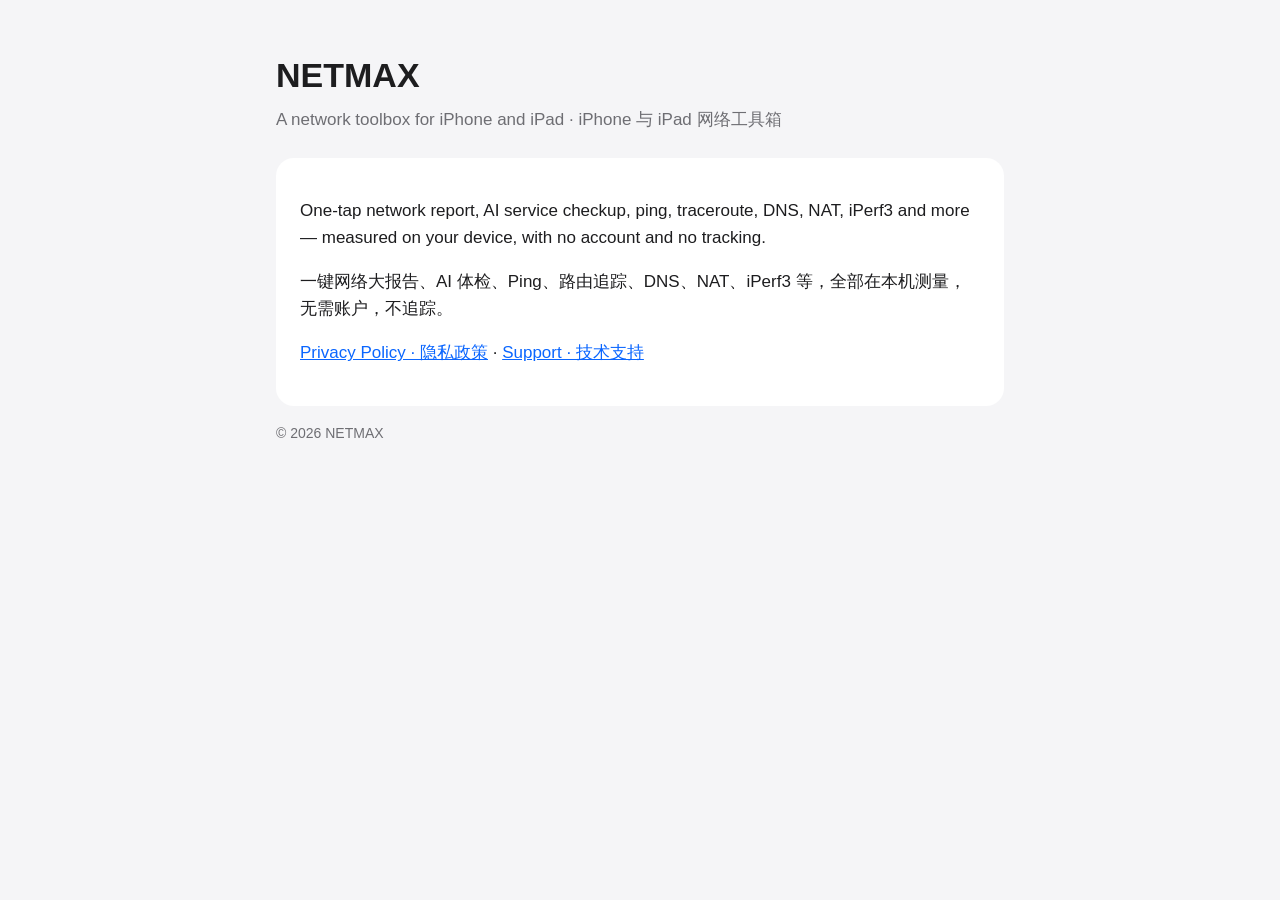
<file: index.html>
<!doctype html><html lang="en"><head><meta charset="utf-8"><meta name="viewport" content="width=device-width,initial-scale=1">
<title>NETMAX</title><link rel="stylesheet" href="style.css"></head><body><main>
<h1>NETMAX</h1><p class="sub">A network toolbox for iPhone and iPad · iPhone 与 iPad 网络工具箱</p>
<div class="card"><p>One-tap network report, AI service checkup, ping, traceroute, DNS, NAT, iPerf3 and more — measured on your device, with no account and no tracking.</p>
<p>一键网络大报告、AI 体检、Ping、路由追踪、DNS、NAT、iPerf3 等，全部在本机测量，无需账户，不追踪。</p>
<p><a href="privacy.html">Privacy Policy · 隐私政策</a> · <a href="support.html">Support · 技术支持</a></p></div>
<footer>© 2026 NETMAX</footer></main></body></html>
</file>
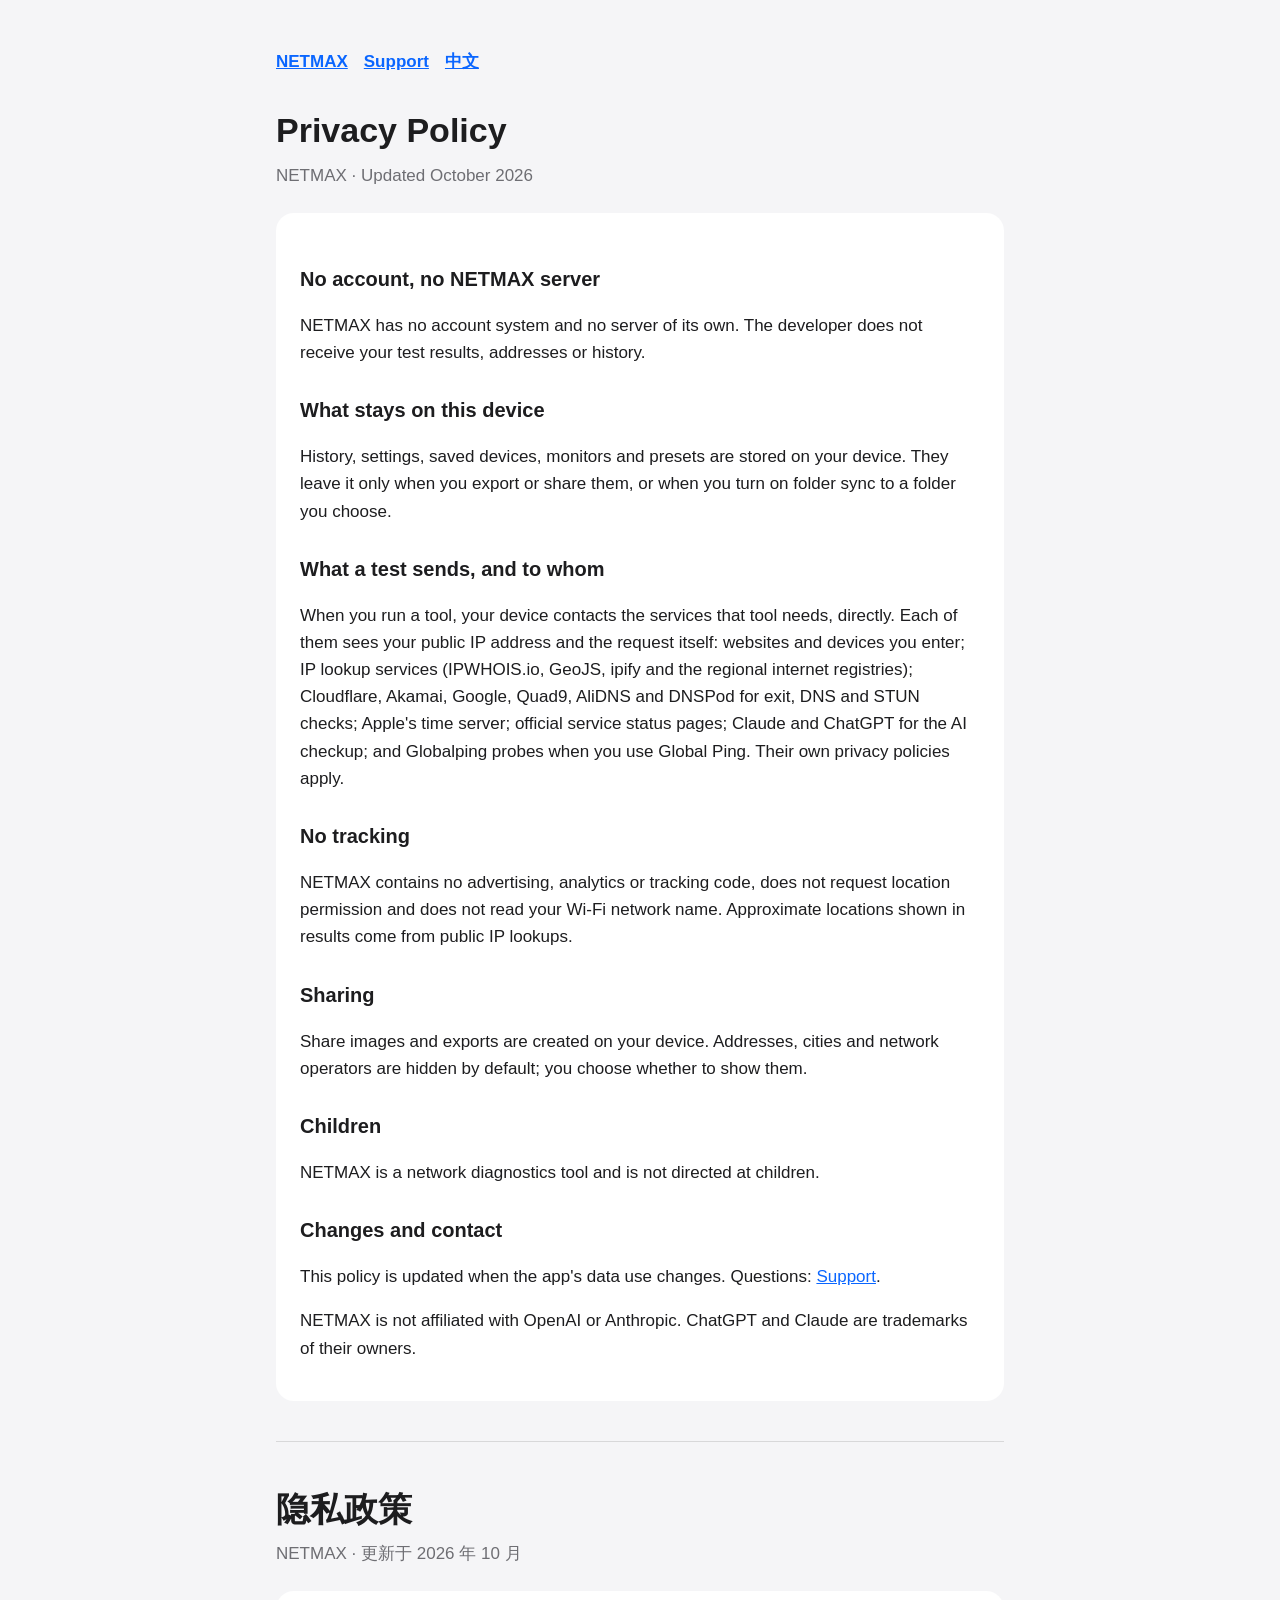
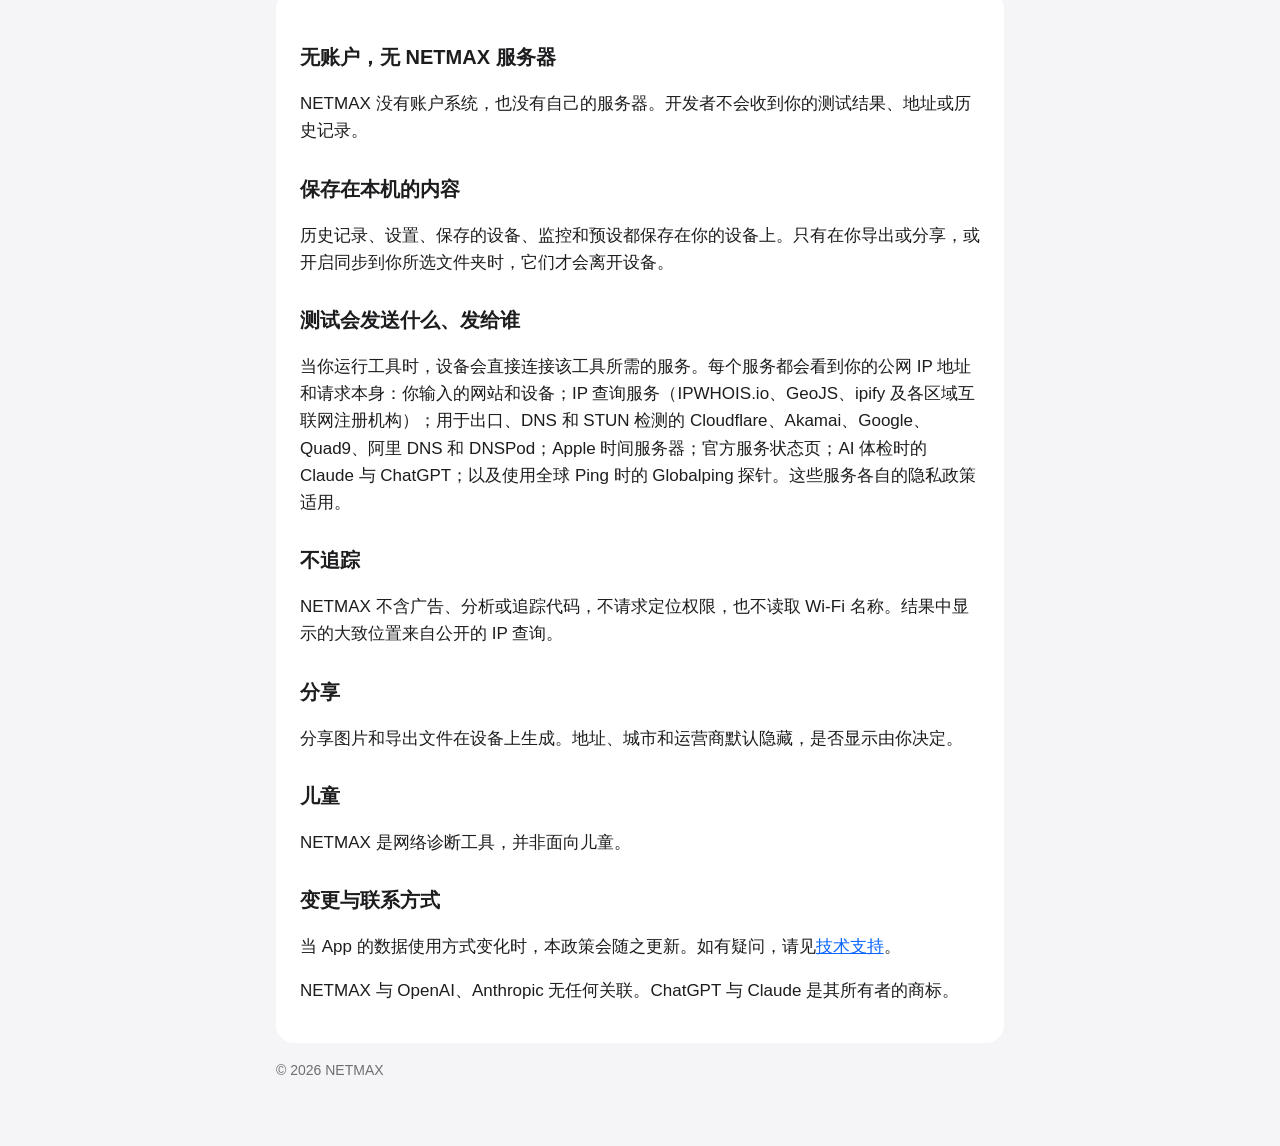
<file: privacy.html>
<!doctype html><html lang="en"><head><meta charset="utf-8"><meta name="viewport" content="width=device-width,initial-scale=1">
<title>NETMAX Privacy Policy</title><link rel="stylesheet" href="style.css"></head><body><main>
<nav><a href="index.html">NETMAX</a><a href="support.html">Support</a><a href="#zh">中文</a></nav>
<h1>Privacy Policy</h1><p class="sub">NETMAX · Updated October 2026</p>
<div class="card">
<h2>No account, no NETMAX server</h2><p>NETMAX has no account system and no server of its own. The developer does not receive your test results, addresses or history.</p>
<h2>What stays on this device</h2><p>History, settings, saved devices, monitors and presets are stored on your device. They leave it only when you export or share them, or when you turn on folder sync to a folder you choose.</p>
<h2>What a test sends, and to whom</h2><p>When you run a tool, your device contacts the services that tool needs, directly. Each of them sees your public IP address and the request itself: websites and devices you enter; IP lookup services (IPWHOIS.io, GeoJS, ipify and the regional internet registries); Cloudflare, Akamai, Google, Quad9, AliDNS and DNSPod for exit, DNS and STUN checks; Apple's time server; official service status pages; Claude and ChatGPT for the AI checkup; and Globalping probes when you use Global Ping. Their own privacy policies apply.</p>
<h2>No tracking</h2><p>NETMAX contains no advertising, analytics or tracking code, does not request location permission and does not read your Wi-Fi network name. Approximate locations shown in results come from public IP lookups.</p>
<h2>Sharing</h2><p>Share images and exports are created on your device. Addresses, cities and network operators are hidden by default; you choose whether to show them.</p>
<h2>Children</h2><p>NETMAX is a network diagnostics tool and is not directed at children.</p>
<h2>Changes and contact</h2><p>This policy is updated when the app's data use changes. Questions: <a href="support.html">Support</a>.</p>
<p>NETMAX is not affiliated with OpenAI or Anthropic. ChatGPT and Claude are trademarks of their owners.</p>
</div><hr>
<h1 id="zh">隐私政策</h1><p class="sub">NETMAX · 更新于 2026 年 10 月</p>
<div class="card">
<h2>无账户，无 NETMAX 服务器</h2><p>NETMAX 没有账户系统，也没有自己的服务器。开发者不会收到你的测试结果、地址或历史记录。</p>
<h2>保存在本机的内容</h2><p>历史记录、设置、保存的设备、监控和预设都保存在你的设备上。只有在你导出或分享，或开启同步到你所选文件夹时，它们才会离开设备。</p>
<h2>测试会发送什么、发给谁</h2><p>当你运行工具时，设备会直接连接该工具所需的服务。每个服务都会看到你的公网 IP 地址和请求本身：你输入的网站和设备；IP 查询服务（IPWHOIS.io、GeoJS、ipify 及各区域互联网注册机构）；用于出口、DNS 和 STUN 检测的 Cloudflare、Akamai、Google、Quad9、阿里 DNS 和 DNSPod；Apple 时间服务器；官方服务状态页；AI 体检时的 Claude 与 ChatGPT；以及使用全球 Ping 时的 Globalping 探针。这些服务各自的隐私政策适用。</p>
<h2>不追踪</h2><p>NETMAX 不含广告、分析或追踪代码，不请求定位权限，也不读取 Wi-Fi 名称。结果中显示的大致位置来自公开的 IP 查询。</p>
<h2>分享</h2><p>分享图片和导出文件在设备上生成。地址、城市和运营商默认隐藏，是否显示由你决定。</p>
<h2>儿童</h2><p>NETMAX 是网络诊断工具，并非面向儿童。</p>
<h2>变更与联系方式</h2><p>当 App 的数据使用方式变化时，本政策会随之更新。如有疑问，请见<a href="support.html">技术支持</a>。</p>
<p>NETMAX 与 OpenAI、Anthropic 无任何关联。ChatGPT 与 Claude 是其所有者的商标。</p>
</div><footer>© 2026 NETMAX</footer></main></body></html>
</file>
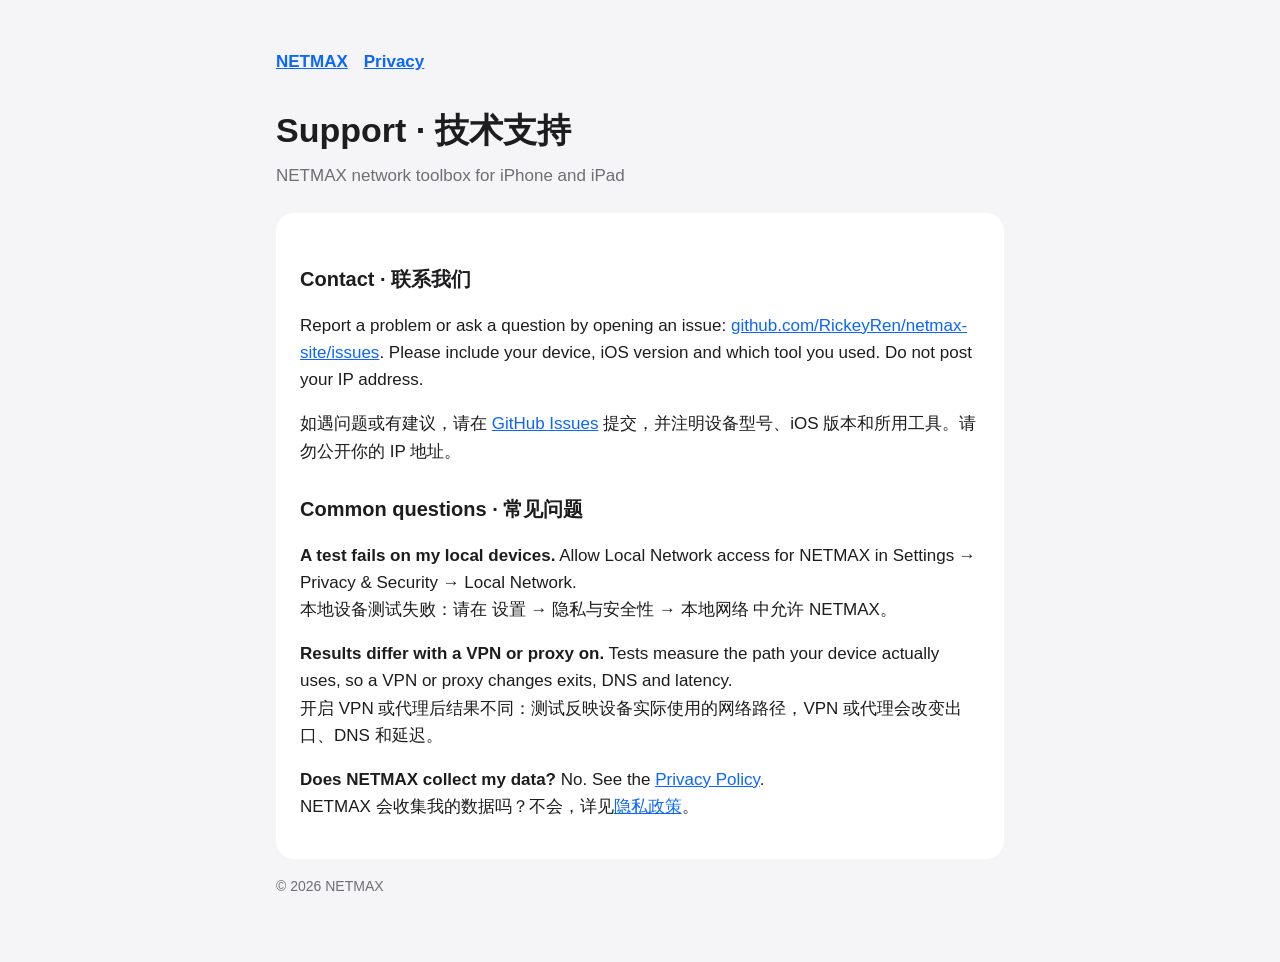
<file: support.html>
<!doctype html><html lang="en"><head><meta charset="utf-8"><meta name="viewport" content="width=device-width,initial-scale=1">
<title>NETMAX Support</title><link rel="stylesheet" href="style.css"></head><body><main>
<nav><a href="index.html">NETMAX</a><a href="privacy.html">Privacy</a></nav>
<h1>Support · 技术支持</h1><p class="sub">NETMAX network toolbox for iPhone and iPad</p>
<div class="card">
<h2>Contact · 联系我们</h2>
<p>Report a problem or ask a question by opening an issue: <a href="https://github.com/RickeyRen/netmax-site/issues/new">github.com/RickeyRen/netmax-site/issues</a>. Please include your device, iOS version and which tool you used. Do not post your IP address.</p>
<p>如遇问题或有建议，请在 <a href="https://github.com/RickeyRen/netmax-site/issues/new">GitHub Issues</a> 提交，并注明设备型号、iOS 版本和所用工具。请勿公开你的 IP 地址。</p>
<h2>Common questions · 常见问题</h2>
<p><b>A test fails on my local devices.</b> Allow Local Network access for NETMAX in Settings → Privacy &amp; Security → Local Network.<br>本地设备测试失败：请在 设置 → 隐私与安全性 → 本地网络 中允许 NETMAX。</p>
<p><b>Results differ with a VPN or proxy on.</b> Tests measure the path your device actually uses, so a VPN or proxy changes exits, DNS and latency.<br>开启 VPN 或代理后结果不同：测试反映设备实际使用的网络路径，VPN 或代理会改变出口、DNS 和延迟。</p>
<p><b>Does NETMAX collect my data?</b> No. See the <a href="privacy.html">Privacy Policy</a>.<br>NETMAX 会收集我的数据吗？不会，详见<a href="privacy.html">隐私政策</a>。</p>
</div><footer>© 2026 NETMAX</footer></main></body></html>
</file>
<file: style.css>
:root{--bg:#f5f5f7;--card:#fff;--ink:#1d1d1f;--soft:#6e6e73;--accent:#0a66ff}
@media (prefers-color-scheme:dark){:root{--bg:#000;--card:#1c1c1e;--ink:#f5f5f7;--soft:#a1a1a6;--accent:#4c8dff}}
*{box-sizing:border-box}body{margin:0;background:var(--bg);color:var(--ink);font:17px/1.6 -apple-system,BlinkMacSystemFont,"SF Pro Text","PingFang SC",sans-serif}
main{max-width:760px;margin:0 auto;padding:48px 16px 64px}h1{font-size:34px;margin:0 0 4px}h2{font-size:20px;margin:28px 0 6px}
.sub{color:var(--soft);margin:0 0 24px}.card{background:var(--card);border-radius:18px;padding:22px 24px;margin:16px 0}
a{color:var(--accent)}nav{display:flex;gap:16px;margin-bottom:28px;font-weight:600}hr{border:0;border-top:1px solid rgba(128,128,128,.25);margin:40px 0}
footer{color:var(--soft);font-size:14px}
</file>
